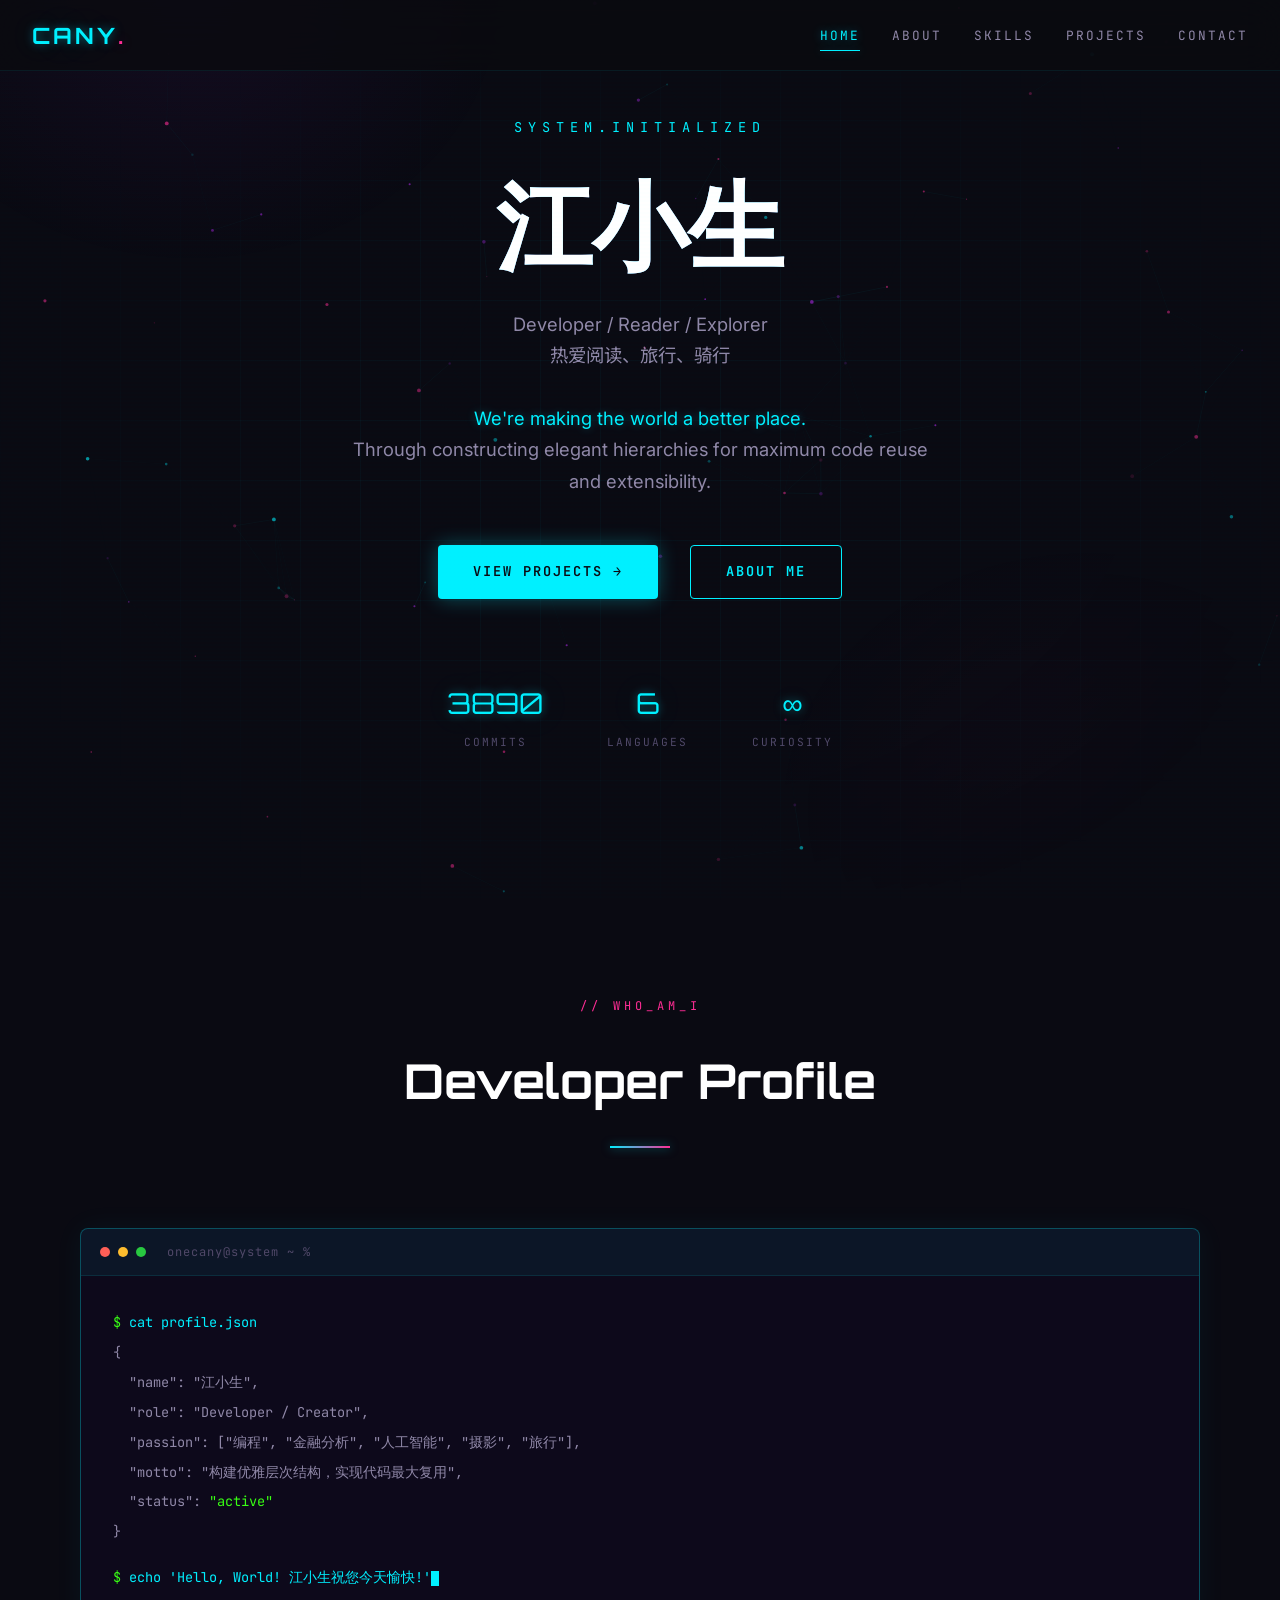
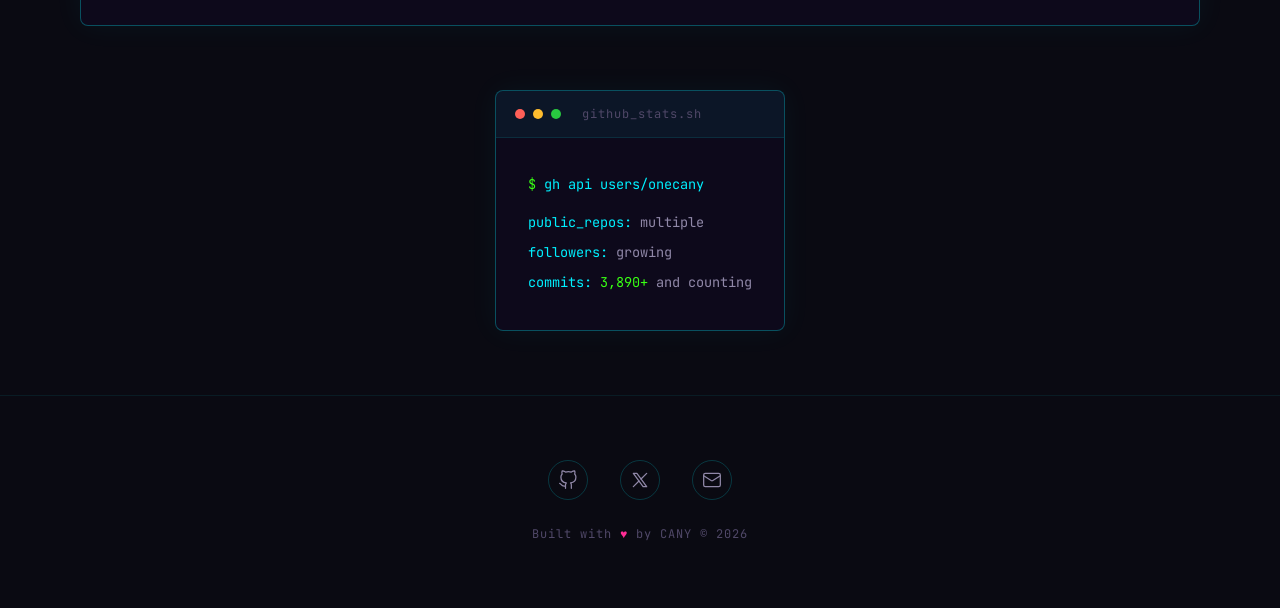
<file: index.html>
<!DOCTYPE html>
<html lang="zh-CN">
<head>
  <meta charset="UTF-8">
  <meta name="viewport" content="width=device-width, initial-scale=1.0">
  <title>CANY | OneCany</title>
  <meta name="description" content="OneCany — Developer, Reader, Explorer. Building elegant hierarchies for maximum code reuse and extensibility.">
  <link rel="preconnect" href="https://fonts.googleapis.com">
  <link rel="preconnect" href="https://fonts.gstatic.com" crossorigin>
  <link href="https://fonts.googleapis.com/css2?family=Inter:wght@400;500;600;700&family=JetBrains+Mono:wght@400;500;600&family=Orbitron:wght@600;700;800;900&family=Noto+Sans+SC:wght@400;500;700&display=swap" rel="stylesheet">
  <link rel="stylesheet" href="style.css">
  <link rel="icon" href="data:image/svg+xml,<svg xmlns='http://www.w3.org/2000/svg' viewBox='0 0 32 32'><rect width='32' height='32' rx='6' fill='%230a0a12'/><polygon points='18,4 8,18 14,18 12,28 22,14 16,14' fill='%2300f0ff'/></svg>">
</head>
<body>
  <canvas id="particles-canvas"></canvas>
  <div class="grid-bg"></div>

  <!-- Navigation -->
  <nav class="nav">
    <a href="index.html" class="nav-logo">CANY<span class="dot">.</span></a>
    <ul class="nav-links">
      <li><a href="index.html" class="active">Home</a></li>
      <li><a href="about.html">About</a></li>
      <li><a href="skills.html">Skills</a></li>
      <li><a href="projects.html">Projects</a></li>
      <li><a href="contact.html">Contact</a></li>
    </ul>
    <div class="nav-toggle">
      <span></span>
      <span></span>
      <span></span>
    </div>
  </nav>

  <div class="page-wrapper">
    <!-- Hero Section -->
    <section class="hero">
      <div class="hero-content">
        <p class="hero-subtitle">system.initialized</p>
        <h1 class="hero-title">
          <span class="glitch" data-text="江小生">江小生</span>
        </h1>
        <p class="hero-desc">
          Developer / Reader / Explorer<br>
          热爱阅读、旅行、骑行<br><br>
          <em>We're making the world a better place.</em><br>
          Through constructing elegant hierarchies for maximum code reuse and extensibility.
        </p>
        <div class="hero-cta">
          <a href="projects.html" class="btn btn-primary">View Projects →</a>
          <a href="about.html" class="btn btn-outline">About Me</a>
        </div>
        <div class="hero-status">
          <div class="hero-stat">
            <div class="hero-stat-value" data-count="3890">0</div>
            <div class="hero-stat-label">Commits</div>
          </div>
          <div class="hero-stat">
            <div class="hero-stat-value" data-count="6">0</div>
            <div class="hero-stat-label">Languages</div>
          </div>
          <div class="hero-stat">
            <div class="hero-stat-value">∞</div>
            <div class="hero-stat-label">Curiosity</div>
          </div>
        </div>
      </div>
    </section>

    <!-- Quick About -->
    <section class="page-content" style="padding-top: 6rem;">
      <div class="container">
        <div class="section-header reveal">
          <span class="section-tag">// who_am_i</span>
          <h2 class="section-title">Developer Profile</h2>
          <div class="section-line"></div>
        </div>

        <div class="terminal-card reveal reveal-delay-1">
          <div class="terminal-header">
            <div class="terminal-dot red"></div>
            <div class="terminal-dot yellow"></div>
            <div class="terminal-dot green"></div>
            <span class="terminal-title">onecany@system ~ %</span>
          </div>
          <div class="terminal-body">
            <div><span class="prompt">$</span> <span class="cmd">cat profile.json</span></div>
            <div class="output">{</div>
            <div class="output">&nbsp;&nbsp;"name": "江小生",</div>
            <div class="output">&nbsp;&nbsp;"role": "Developer / Creator",</div>
            <div class="output">&nbsp;&nbsp;"passion": ["编程", "金融分析", "人工智能", "摄影", "旅行"],</div>
            <div class="output">&nbsp;&nbsp;"motto": "构建优雅层次结构，实现代码最大复用",</div>
            <div class="output">&nbsp;&nbsp;"status": <span class="text-green">"active"</span></div>
            <div class="output">}</div>
            <div class="mt-2"><span class="prompt">$</span> <span class="typing-text" data-text="echo 'Hello, World! 江小生祝您今天愉快!'" style="color: var(--neon-cyan);"></span><span class="terminal-cursor"></span></div>
          </div>
        </div>

        <div class="stats-row mt-4 reveal reveal-delay-2" id="github-stats"></div>
      </div>
    </section>

    <!-- Footer -->
    <footer class="footer">
      <div class="container">
        <div class="footer-content">
          <div class="footer-social">
            <a href="https://github.com/onecany" target="_blank" rel="noopener" title="GitHub"><svg width="20" height="20" viewBox="0 0 24 24" fill="none" stroke="currentColor" stroke-width="1.5" stroke-linecap="round" stroke-linejoin="round"><path d="M9 19c-5 1.5-5-2.5-7-3m14 6v-3.87a3.37 3.37 0 0 0-.94-2.61c3.14-.35 6.44-1.54 6.44-7A5.44 5.44 0 0 0 20 4.77 5.07 5.07 0 0 0 19.91 1S18.73.65 16 2.48a13.38 13.38 0 0 0-7 0C6.27.65 5.09 1 5.09 1A5.07 5.07 0 0 0 5 4.77a5.44 5.44 0 0 0-1.5 3.78c0 5.42 3.3 6.61 6.44 7A3.37 3.37 0 0 0 9 18.13V22"/></svg></a>
            <a href="https://twitter.com/onecany" target="_blank" rel="noopener" title="Twitter/X"><svg width="20" height="20" viewBox="0 0 24 24" fill="none" stroke="currentColor" stroke-width="1.5" stroke-linecap="round" stroke-linejoin="round"><path d="M4 4l11.733 16h4.267l-11.733 -16z" /><path d="M4 20l6.768 -6.768m2.46 -2.46l6.772 -6.772" /></svg></a>
            <a href="mailto:onecany@outlook.com" title="Email"><svg width="20" height="20" viewBox="0 0 24 24" fill="none" stroke="currentColor" stroke-width="1.5" stroke-linecap="round" stroke-linejoin="round"><rect x="2" y="4" width="20" height="16" rx="2"/><path d="m22 7-8.97 5.7a1.94 1.94 0 0 1-2.06 0L2 7"/></svg></a>
          </div>
          <p class="footer-text">
            Built with <span class="heart">♥</span> by CANY &copy; 2026
          </p>
        </div>
      </div>
    </footer>
  </div>

  <script src="main.js"></script>
</body>
</html>
</file>
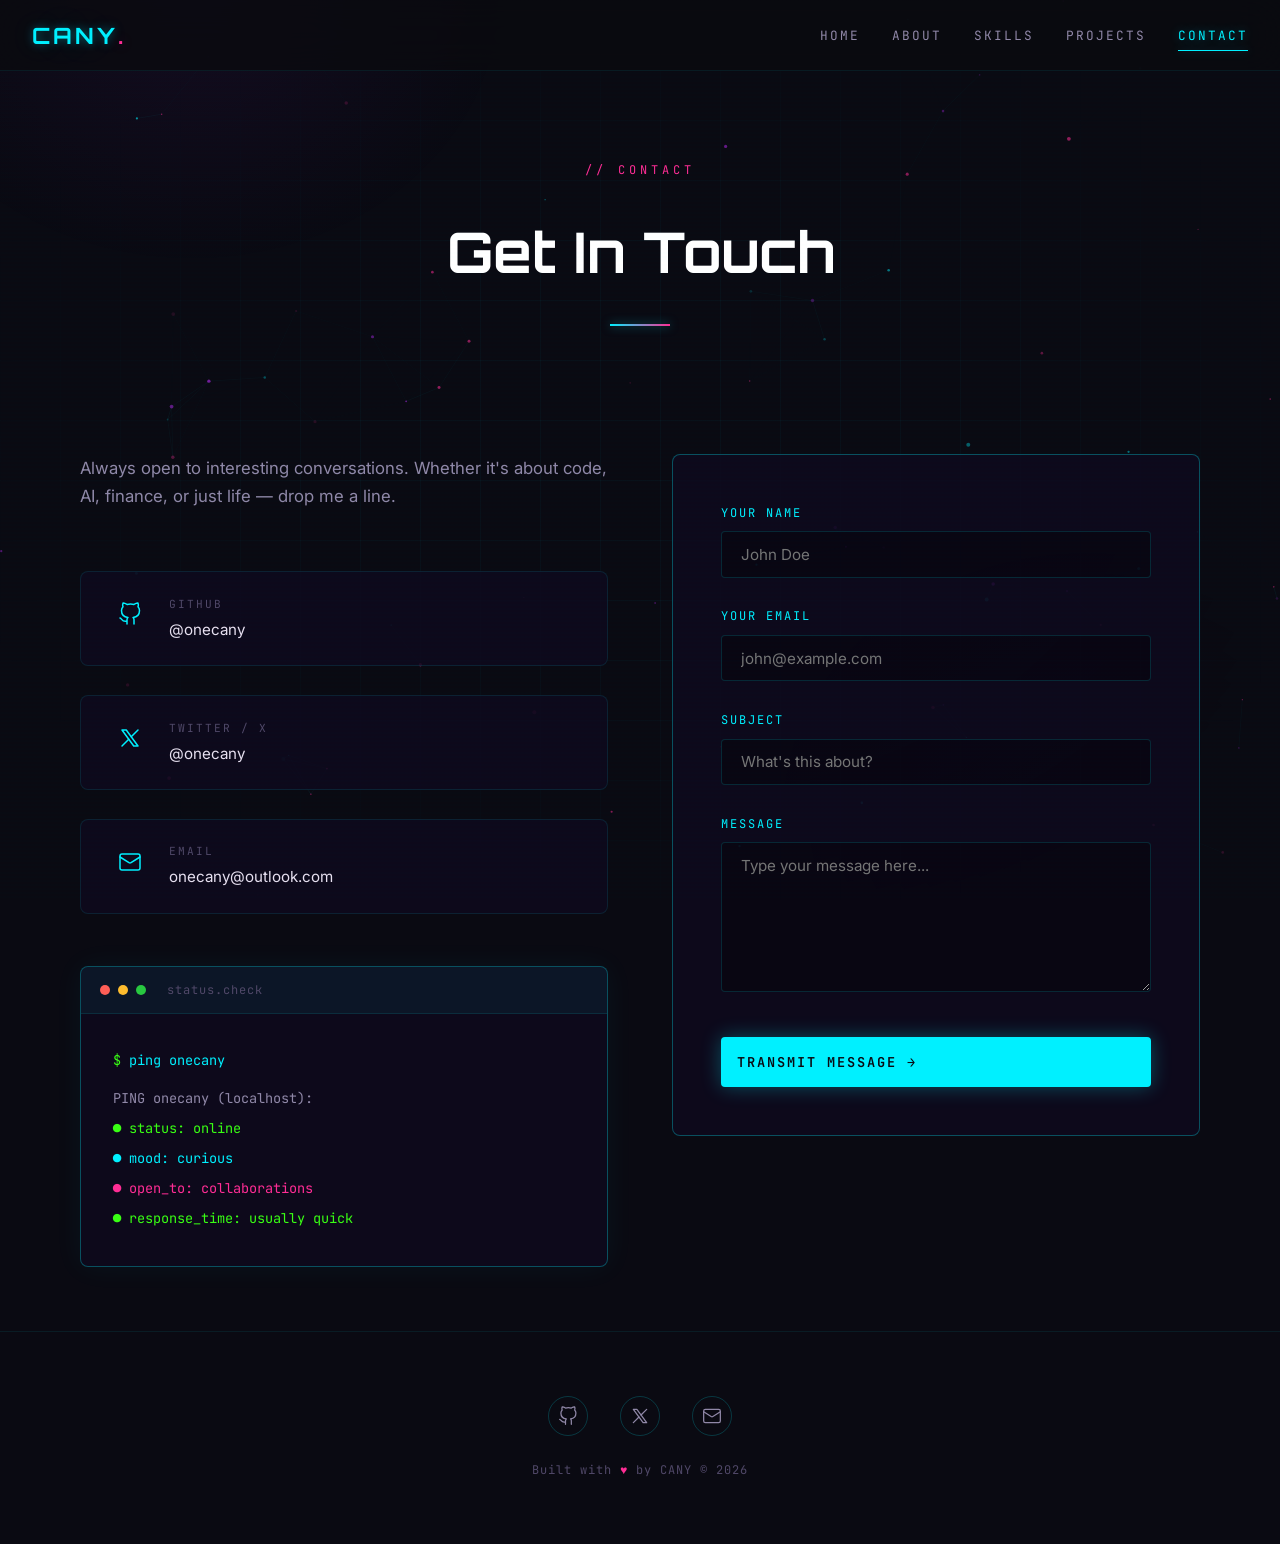
<file: contact.html>
<!DOCTYPE html>
<html lang="zh-CN">
<head>
  <meta charset="UTF-8">
  <meta name="viewport" content="width=device-width, initial-scale=1.0">
  <title>Contact | OneCany</title>
  <meta name="description" content="Get in touch with OneCany.">
  <link rel="preconnect" href="https://fonts.googleapis.com">
  <link rel="preconnect" href="https://fonts.gstatic.com" crossorigin>
  <link href="https://fonts.googleapis.com/css2?family=Inter:wght@400;500;600;700&family=JetBrains+Mono:wght@400;500;600&family=Orbitron:wght@600;700;800;900&family=Noto+Sans+SC:wght@400;500;700&display=swap" rel="stylesheet">
  <link rel="stylesheet" href="style.css">
  <link rel="icon" href="data:image/svg+xml,<svg xmlns='http://www.w3.org/2000/svg' viewBox='0 0 32 32'><rect width='32' height='32' rx='6' fill='%230a0a12'/><polygon points='18,4 8,18 14,18 12,28 22,14 16,14' fill='%2300f0ff'/></svg>">
</head>
<body>
  <canvas id="particles-canvas"></canvas>
  <div class="grid-bg"></div>

  <nav class="nav">
    <a href="index.html" class="nav-logo">CANY<span class="dot">.</span></a>
    <ul class="nav-links">
      <li><a href="index.html">Home</a></li>
      <li><a href="about.html">About</a></li>
      <li><a href="skills.html">Skills</a></li>
      <li><a href="projects.html">Projects</a></li>
      <li><a href="contact.html" class="active">Contact</a></li>
    </ul>
    <div class="nav-toggle">
      <span></span>
      <span></span>
      <span></span>
    </div>
  </nav>

  <div class="page-wrapper">
    <section class="hero page-hero">
      <div class="container">
        <div class="section-header reveal">
          <span class="section-tag">// contact</span>
          <h1 class="section-title" style="font-size: clamp(2.5rem, 5vw, 3.5rem);">Get In Touch</h1>
          <div class="section-line"></div>
        </div>
      </div>
    </section>

    <section class="page-content">
      <div class="container">
        <div class="contact-grid">

          <!-- Left: Contact Info -->
          <div class="contact-info">
            <div class="reveal">
              <p style="color: var(--text-secondary); font-size: 1.05rem; margin-bottom: 2rem;">
                Always open to interesting conversations. Whether it's about code, AI, finance, or just life — drop me a line.
              </p>
            </div>

            <a href="https://github.com/onecany" target="_blank" rel="noopener" class="contact-item reveal reveal-delay-1">
              <div class="contact-item-icon"><svg width="24" height="24" viewBox="0 0 24 24" fill="none" stroke="currentColor" stroke-width="1.5" stroke-linecap="round" stroke-linejoin="round"><path d="M9 19c-5 1.5-5-2.5-7-3m14 6v-3.87a3.37 3.37 0 0 0-.94-2.61c3.14-.35 6.44-1.54 6.44-7A5.44 5.44 0 0 0 20 4.77 5.07 5.07 0 0 0 19.91 1S18.73.65 16 2.48a13.38 13.38 0 0 0-7 0C6.27.65 5.09 1 5.09 1A5.07 5.07 0 0 0 5 4.77a5.44 5.44 0 0 0-1.5 3.78c0 5.42 3.3 6.61 6.44 7A3.37 3.37 0 0 0 9 18.13V22"/></svg></div>
              <div>
                <div class="contact-item-label">GitHub</div>
                <div class="contact-item-value">@onecany</div>
              </div>
            </a>

            <a href="https://twitter.com/onecany" target="_blank" rel="noopener" class="contact-item reveal reveal-delay-2">
              <div class="contact-item-icon"><svg width="24" height="24" viewBox="0 0 24 24" fill="none" stroke="currentColor" stroke-width="1.5" stroke-linecap="round" stroke-linejoin="round"><path d="M4 4l11.733 16h4.267l-11.733 -16z" /><path d="M4 20l6.768 -6.768m2.46 -2.46l6.772 -6.772" /></svg></div>
              <div>
                <div class="contact-item-label">Twitter / X</div>
                <div class="contact-item-value">@onecany</div>
              </div>
            </a>

            <a href="mailto:onecany@outlook.com" class="contact-item reveal reveal-delay-3">
              <div class="contact-item-icon"><svg width="24" height="24" viewBox="0 0 24 24" fill="none" stroke="currentColor" stroke-width="1.5" stroke-linecap="round" stroke-linejoin="round"><rect x="2" y="4" width="20" height="16" rx="2"/><path d="m22 7-8.97 5.7a1.94 1.94 0 0 1-2.06 0L2 7"/></svg></div>
              <div>
                <div class="contact-item-label">Email</div>
                <div class="contact-item-value">onecany@outlook.com</div>
              </div>
            </a>

            <!-- Terminal Status -->
            <div class="mt-3 reveal reveal-delay-4">
              <div class="terminal-card">
                <div class="terminal-header">
                  <div class="terminal-dot red"></div>
                  <div class="terminal-dot yellow"></div>
                  <div class="terminal-dot green"></div>
                  <span class="terminal-title">status.check</span>
                </div>
                <div class="terminal-body">
                  <div><span class="prompt">$</span> <span class="cmd">ping onecany</span></div>
                  <div class="output mt-1">
                    PING onecany (localhost):<br>
                    <span class="text-green">● status: online</span><br>
                    <span class="text-cyan">● mood: curious</span><br>
                    <span class="text-magenta">● open_to: collaborations</span><br>
                    <span class="text-green">● response_time: usually quick</span>
                  </div>
                </div>
              </div>
            </div>
          </div>

          <!-- Right: Contact Form -->
          <div class="reveal reveal-delay-2">
            <form class="contact-form" onsubmit="handleSubmit(event)">
              <div class="form-group">
                <label class="form-label">Your Name</label>
                <input type="text" class="form-input" placeholder="John Doe" required>
              </div>
              <div class="form-group">
                <label class="form-label">Your Email</label>
                <input type="email" class="form-input" placeholder="john@example.com" required>
              </div>
              <div class="form-group">
                <label class="form-label">Subject</label>
                <input type="text" class="form-input" placeholder="What's this about?">
              </div>
              <div class="form-group">
                <label class="form-label">Message</label>
                <textarea class="form-textarea" placeholder="Type your message here..." required></textarea>
              </div>
              <button type="submit" class="btn btn-primary form-submit">
                TRANSMIT MESSAGE →
              </button>
            </form>

            <div id="form-success" style="display: none; text-align: center; padding: 2rem; background: var(--bg-card); border: 1px solid rgba(57, 255, 20, 0.3); border-radius: 8px; margin-top: 1rem;">
              <div style="margin-bottom: 1rem;"><svg width="32" height="32" viewBox="0 0 24 24" fill="none" stroke="#39ff14" stroke-width="2" stroke-linecap="round" stroke-linejoin="round"><path d="M22 11.08V12a10 10 0 1 1-5.93-9.14"/><polyline points="22 4 12 14.01 9 11.01"/></svg></div>
              <div style="font-family: var(--font-mono); color: var(--neon-green); letter-spacing: 1px;">MESSAGE TRANSMITTED</div>
              <div style="color: var(--text-secondary); margin-top: 0.5rem; font-size: 0.9rem;">Thanks for reaching out. I'll get back to you soon.</div>
            </div>
          </div>

        </div>
      </div>
    </section>

    <footer class="footer">
      <div class="container">
        <div class="footer-content">
          <div class="footer-social">
            <a href="https://github.com/onecany" target="_blank" rel="noopener" title="GitHub"><svg width="20" height="20" viewBox="0 0 24 24" fill="none" stroke="currentColor" stroke-width="1.5" stroke-linecap="round" stroke-linejoin="round"><path d="M9 19c-5 1.5-5-2.5-7-3m14 6v-3.87a3.37 3.37 0 0 0-.94-2.61c3.14-.35 6.44-1.54 6.44-7A5.44 5.44 0 0 0 20 4.77 5.07 5.07 0 0 0 19.91 1S18.73.65 16 2.48a13.38 13.38 0 0 0-7 0C6.27.65 5.09 1 5.09 1A5.07 5.07 0 0 0 5 4.77a5.44 5.44 0 0 0-1.5 3.78c0 5.42 3.3 6.61 6.44 7A3.37 3.37 0 0 0 9 18.13V22"/></svg></a>
            <a href="https://twitter.com/onecany" target="_blank" rel="noopener" title="Twitter/X"><svg width="20" height="20" viewBox="0 0 24 24" fill="none" stroke="currentColor" stroke-width="1.5" stroke-linecap="round" stroke-linejoin="round"><path d="M4 4l11.733 16h4.267l-11.733 -16z" /><path d="M4 20l6.768 -6.768m2.46 -2.46l6.772 -6.772" /></svg></a>
            <a href="mailto:onecany@outlook.com" title="Email"><svg width="20" height="20" viewBox="0 0 24 24" fill="none" stroke="currentColor" stroke-width="1.5" stroke-linecap="round" stroke-linejoin="round"><rect x="2" y="4" width="20" height="16" rx="2"/><path d="m22 7-8.97 5.7a1.94 1.94 0 0 1-2.06 0L2 7"/></svg></a>
          </div>
          <p class="footer-text">
            Built with <span class="heart">♥</span> by CANY &copy; 2026
          </p>
        </div>
      </div>
    </footer>
  </div>

  <script src="main.js"></script>
  <script>
    function handleSubmit(e) {
      e.preventDefault();
      const form = e.target;
      const success = document.getElementById('form-success');

      // Simple visual feedback (no backend)
      form.style.display = 'none';
      success.style.display = 'block';
    }
  </script>
</body>
</html>
</file>
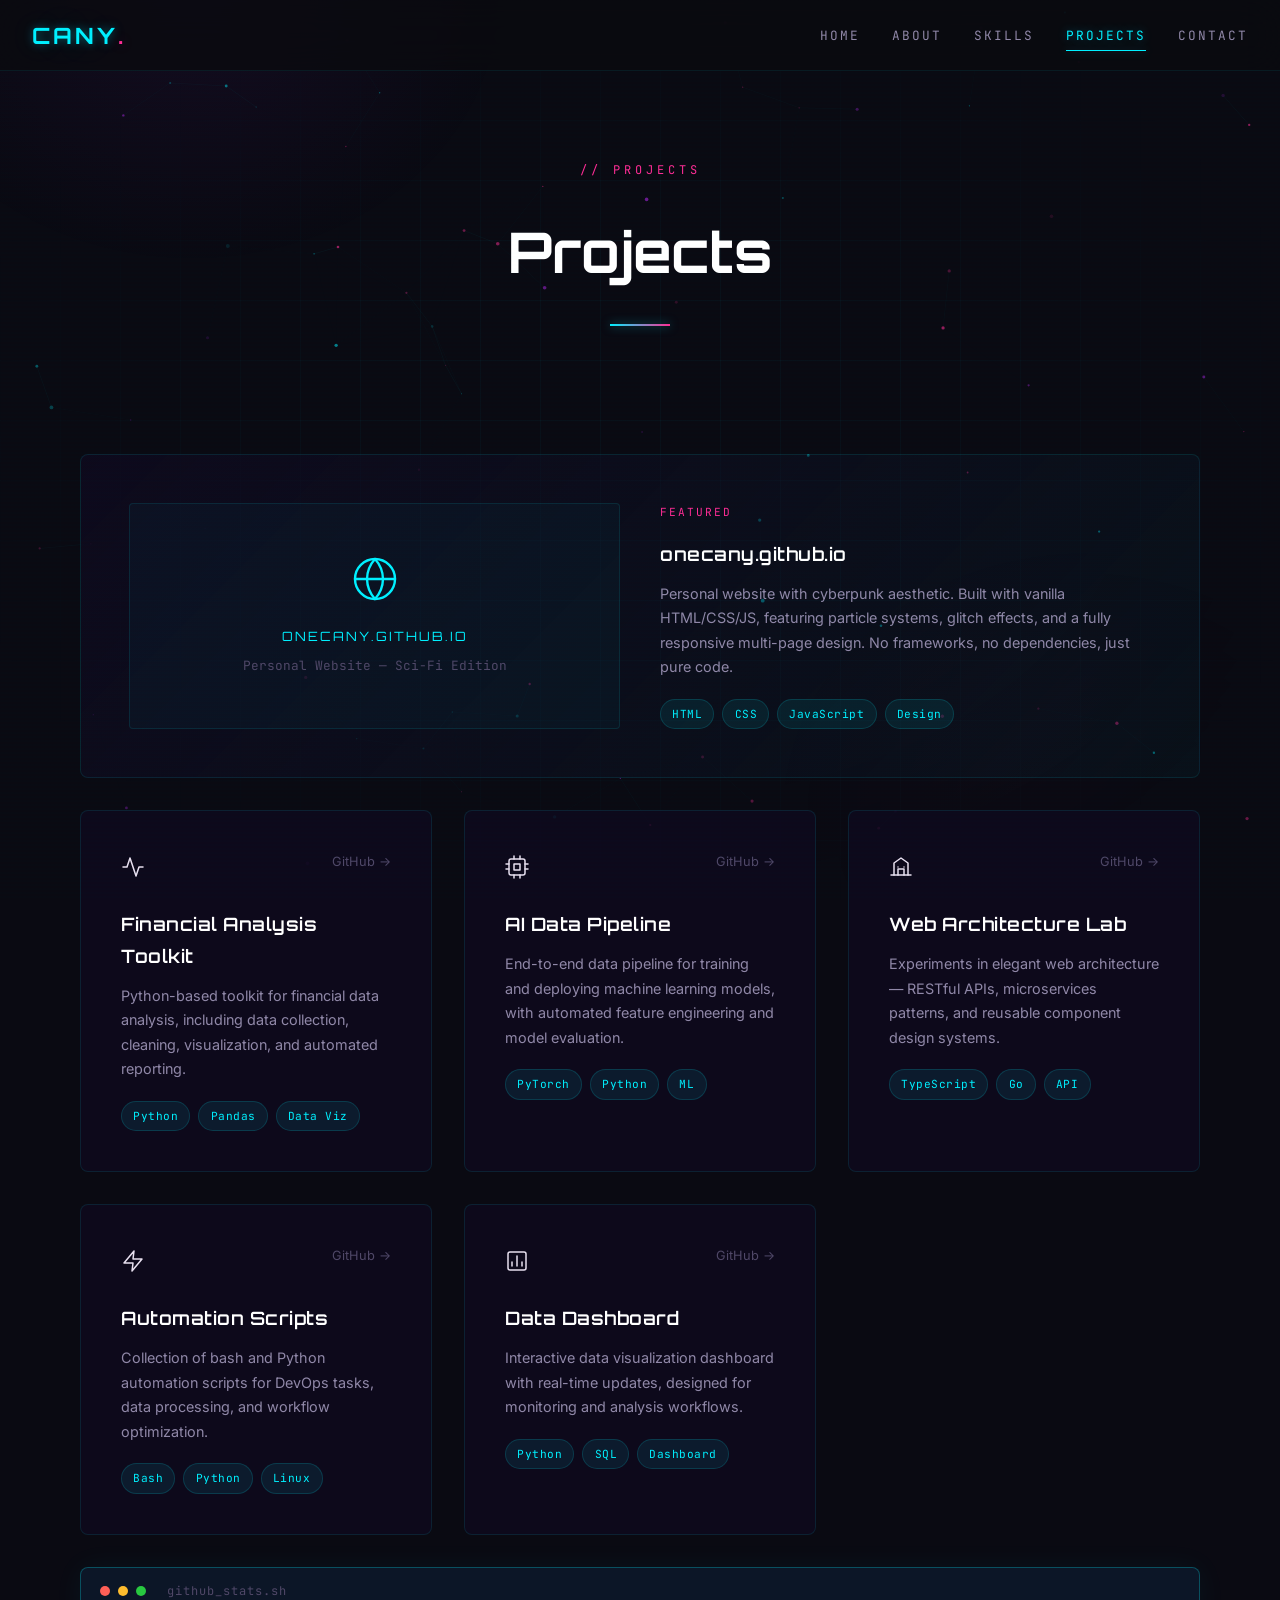
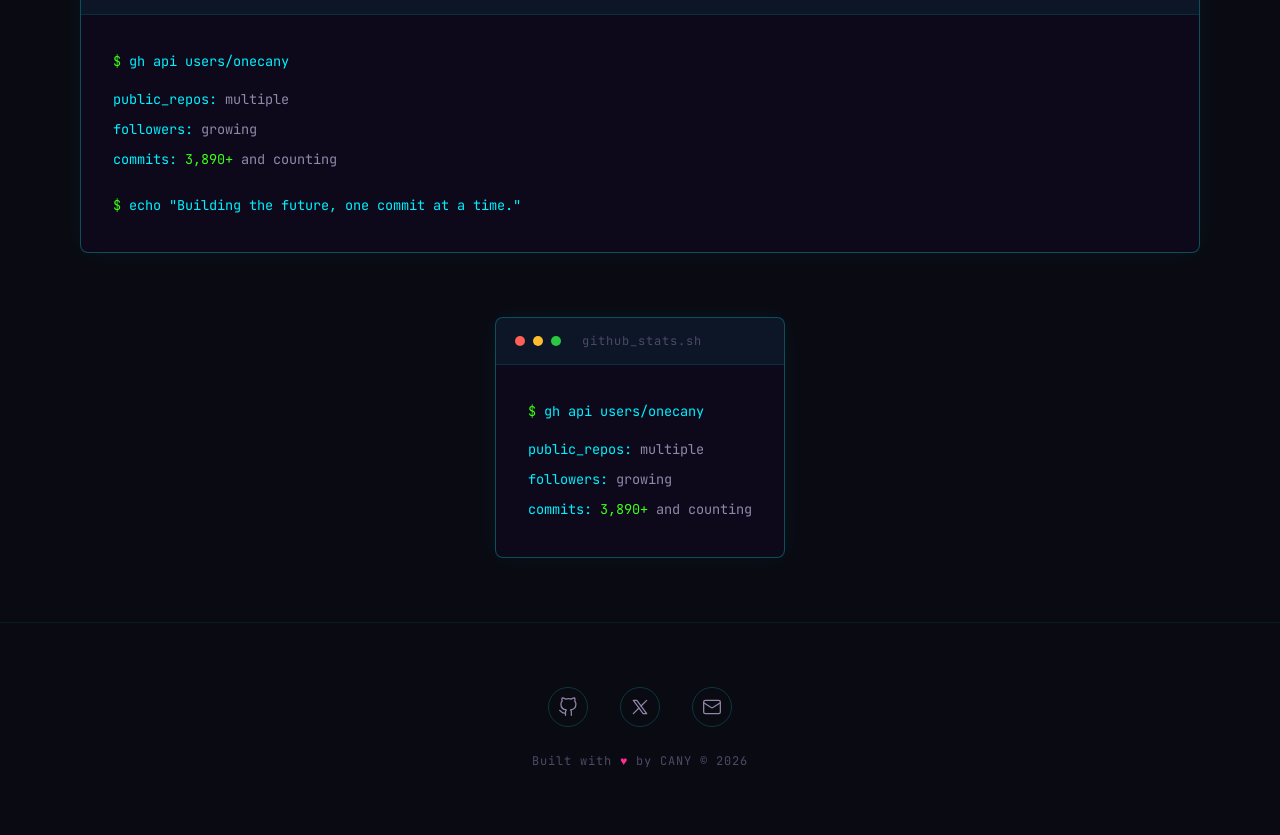
<file: projects.html>
<!DOCTYPE html>
<html lang="zh-CN">
<head>
  <meta charset="UTF-8">
  <meta name="viewport" content="width=device-width, initial-scale=1.0">
  <title>Projects | OneCany</title>
  <meta name="description" content="Projects and contributions by OneCany.">
  <link rel="preconnect" href="https://fonts.googleapis.com">
  <link rel="preconnect" href="https://fonts.gstatic.com" crossorigin>
  <link href="https://fonts.googleapis.com/css2?family=Inter:wght@400;500;600;700&family=JetBrains+Mono:wght@400;500;600&family=Orbitron:wght@600;700;800;900&family=Noto+Sans+SC:wght@400;500;700&display=swap" rel="stylesheet">
  <link rel="stylesheet" href="style.css">
  <link rel="icon" href="data:image/svg+xml,<svg xmlns='http://www.w3.org/2000/svg' viewBox='0 0 32 32'><rect width='32' height='32' rx='6' fill='%230a0a12'/><polygon points='18,4 8,18 14,18 12,28 22,14 16,14' fill='%2300f0ff'/></svg>">
</head>
<body>
  <canvas id="particles-canvas"></canvas>
  <div class="grid-bg"></div>

  <nav class="nav">
    <a href="index.html" class="nav-logo">CANY<span class="dot">.</span></a>
    <ul class="nav-links">
      <li><a href="index.html">Home</a></li>
      <li><a href="about.html">About</a></li>
      <li><a href="skills.html">Skills</a></li>
      <li><a href="projects.html" class="active">Projects</a></li>
      <li><a href="contact.html">Contact</a></li>
    </ul>
    <div class="nav-toggle">
      <span></span>
      <span></span>
      <span></span>
    </div>
  </nav>

  <div class="page-wrapper">
    <section class="hero page-hero">
      <div class="container">
        <div class="section-header reveal">
          <span class="section-tag">// projects</span>
          <h1 class="section-title" style="font-size: clamp(2.5rem, 5vw, 3.5rem);">Projects</h1>
          <div class="section-line"></div>
        </div>
      </div>
    </section>

    <section class="page-content">
      <div class="container">
        <div class="projects-grid">

          <!-- Featured: Personal Site -->
          <div class="project-card project-featured reveal">
            <div class="project-card-visual">
              <div style="text-align: center;">
                <div style="margin-bottom: 1rem;"><svg width="48" height="48" viewBox="0 0 24 24" fill="none" stroke="var(--neon-cyan)" stroke-width="1.2" stroke-linecap="round" stroke-linejoin="round"><circle cx="12" cy="12" r="10"/><path d="M2 12h20"/><path d="M12 2a15.3 15.3 0 0 1 4 10 15.3 15.3 0 0 1-4 10 15.3 15.3 0 0 1-4-10 15.3 15.3 0 0 1 4-10z"/></svg></div>
                <div style="color: var(--neon-cyan); font-family: var(--font-display); letter-spacing: 2px;">ONECANY.GITHUB.IO</div>
                <div style="margin-top: 0.5rem;">Personal Website — Sci-Fi Edition</div>
              </div>
            </div>
            <div>
              <div class="project-card-header">
                <span style="font-family: var(--font-mono); font-size: 0.7rem; color: var(--neon-magenta); letter-spacing: 2px;">FEATURED</span>
              </div>
              <div class="project-card-title">onecany.github.io</div>
              <div class="project-card-desc">
                Personal website with cyberpunk aesthetic. Built with vanilla HTML/CSS/JS, featuring particle systems, glitch effects, and a fully responsive multi-page design. No frameworks, no dependencies, just pure code.
              </div>
              <div class="project-card-footer">
                <span class="skill-tag">HTML</span>
                <span class="skill-tag">CSS</span>
                <span class="skill-tag">JavaScript</span>
                <span class="skill-tag">Design</span>
              </div>
            </div>
          </div>

          <!-- Project Cards -->
          <div class="project-card reveal reveal-delay-1">
            <div class="project-card-header">
              <div class="project-card-icon"><svg width="24" height="24" viewBox="0 0 24 24" fill="none" stroke="currentColor" stroke-width="1.5" stroke-linecap="round" stroke-linejoin="round"><polyline points="22 12 18 12 15 21 9 3 6 12 2 12"/></svg></div>
              <div class="project-card-links">
                <a href="https://github.com/onecany" target="_blank" rel="noopener">GitHub →</a>
              </div>
            </div>
            <div class="project-card-title">Financial Analysis Toolkit</div>
            <div class="project-card-desc">
              Python-based toolkit for financial data analysis, including data collection, cleaning, visualization, and automated reporting.
            </div>
            <div class="project-card-footer">
              <span class="skill-tag">Python</span>
              <span class="skill-tag">Pandas</span>
              <span class="skill-tag">Data Viz</span>
            </div>
          </div>

          <div class="project-card reveal reveal-delay-2">
            <div class="project-card-header">
              <div class="project-card-icon"><svg width="24" height="24" viewBox="0 0 24 24" fill="none" stroke="currentColor" stroke-width="1.5" stroke-linecap="round" stroke-linejoin="round"><rect x="4" y="4" width="16" height="16" rx="2"/><path d="M9 9h6v6H9z"/><path d="M9 1v3"/><path d="M15 1v3"/><path d="M9 20v3"/><path d="M15 20v3"/><path d="M20 9h3"/><path d="M20 14h3"/><path d="M1 9h3"/><path d="M1 14h3"/></svg></div>
              <div class="project-card-links">
                <a href="https://github.com/onecany" target="_blank" rel="noopener">GitHub →</a>
              </div>
            </div>
            <div class="project-card-title">AI Data Pipeline</div>
            <div class="project-card-desc">
              End-to-end data pipeline for training and deploying machine learning models, with automated feature engineering and model evaluation.
            </div>
            <div class="project-card-footer">
              <span class="skill-tag">PyTorch</span>
              <span class="skill-tag">Python</span>
              <span class="skill-tag">ML</span>
            </div>
          </div>

          <div class="project-card reveal reveal-delay-3">
            <div class="project-card-header">
              <div class="project-card-icon"><svg width="24" height="24" viewBox="0 0 24 24" fill="none" stroke="currentColor" stroke-width="1.5" stroke-linecap="round" stroke-linejoin="round"><path d="M2 20h20"/><path d="M5 20V8l7-5 7 5v12"/><path d="M9 20v-6h6v6"/><path d="M9 12h.01"/><path d="M15 12h.01"/></svg></div>
              <div class="project-card-links">
                <a href="https://github.com/onecany" target="_blank" rel="noopener">GitHub →</a>
              </div>
            </div>
            <div class="project-card-title">Web Architecture Lab</div>
            <div class="project-card-desc">
              Experiments in elegant web architecture — RESTful APIs, microservices patterns, and reusable component design systems.
            </div>
            <div class="project-card-footer">
              <span class="skill-tag">TypeScript</span>
              <span class="skill-tag">Go</span>
              <span class="skill-tag">API</span>
            </div>
          </div>

          <div class="project-card reveal reveal-delay-4">
            <div class="project-card-header">
              <div class="project-card-icon"><svg width="24" height="24" viewBox="0 0 24 24" fill="none" stroke="currentColor" stroke-width="1.5" stroke-linecap="round" stroke-linejoin="round"><polygon points="13 2 3 14 12 14 11 22 21 10 12 10 13 2"/></svg></div>
              <div class="project-card-links">
                <a href="https://github.com/onecany" target="_blank" rel="noopener">GitHub →</a>
              </div>
            </div>
            <div class="project-card-title">Automation Scripts</div>
            <div class="project-card-desc">
              Collection of bash and Python automation scripts for DevOps tasks, data processing, and workflow optimization.
            </div>
            <div class="project-card-footer">
              <span class="skill-tag">Bash</span>
              <span class="skill-tag">Python</span>
              <span class="skill-tag">Linux</span>
            </div>
          </div>

          <div class="project-card reveal reveal-delay-5">
            <div class="project-card-header">
              <div class="project-card-icon"><svg width="24" height="24" viewBox="0 0 24 24" fill="none" stroke="currentColor" stroke-width="1.5" stroke-linecap="round" stroke-linejoin="round"><rect x="3" y="3" width="18" height="18" rx="2"/><path d="M7 17V13"/><path d="M12 17V7"/><path d="M17 17v-4"/></svg></div>
              <div class="project-card-links">
                <a href="https://github.com/onecany" target="_blank" rel="noopener">GitHub →</a>
              </div>
            </div>
            <div class="project-card-title">Data Dashboard</div>
            <div class="project-card-desc">
              Interactive data visualization dashboard with real-time updates, designed for monitoring and analysis workflows.
            </div>
            <div class="project-card-footer">
              <span class="skill-tag">Python</span>
              <span class="skill-tag">SQL</span>
              <span class="skill-tag">Dashboard</span>
            </div>
          </div>

        </div>

        <!-- GitHub Profile Stats -->
        <div class="mt-4 reveal">
          <div class="terminal-card">
            <div class="terminal-header">
              <div class="terminal-dot red"></div>
              <div class="terminal-dot yellow"></div>
              <div class="terminal-dot green"></div>
              <span class="terminal-title">github_stats.sh</span>
            </div>
            <div class="terminal-body">
              <div><span class="prompt">$</span> <span class="cmd">gh api users/onecany</span></div>
              <div class="output mt-1">
                <span class="text-cyan">public_repos:</span> multiple<br>
                <span class="text-cyan">followers:</span> growing<br>
                <span class="text-cyan">commits:</span> <span class="text-green">3,890+</span> and counting
              </div>
              <div class="mt-2"><span class="prompt">$</span> <span class="cmd">echo "Building the future, one commit at a time."</span></div>
            </div>
          </div>
        </div>

        <div class="stats-row mt-3 reveal" id="github-stats"></div>
      </div>
    </section>

    <footer class="footer">
      <div class="container">
        <div class="footer-content">
          <div class="footer-social">
            <a href="https://github.com/onecany" target="_blank" rel="noopener" title="GitHub"><svg width="20" height="20" viewBox="0 0 24 24" fill="none" stroke="currentColor" stroke-width="1.5" stroke-linecap="round" stroke-linejoin="round"><path d="M9 19c-5 1.5-5-2.5-7-3m14 6v-3.87a3.37 3.37 0 0 0-.94-2.61c3.14-.35 6.44-1.54 6.44-7A5.44 5.44 0 0 0 20 4.77 5.07 5.07 0 0 0 19.91 1S18.73.65 16 2.48a13.38 13.38 0 0 0-7 0C6.27.65 5.09 1 5.09 1A5.07 5.07 0 0 0 5 4.77a5.44 5.44 0 0 0-1.5 3.78c0 5.42 3.3 6.61 6.44 7A3.37 3.37 0 0 0 9 18.13V22"/></svg></a>
            <a href="https://twitter.com/onecany" target="_blank" rel="noopener" title="Twitter/X"><svg width="20" height="20" viewBox="0 0 24 24" fill="none" stroke="currentColor" stroke-width="1.5" stroke-linecap="round" stroke-linejoin="round"><path d="M4 4l11.733 16h4.267l-11.733 -16z" /><path d="M4 20l6.768 -6.768m2.46 -2.46l6.772 -6.772" /></svg></a>
            <a href="mailto:onecany@outlook.com" title="Email"><svg width="20" height="20" viewBox="0 0 24 24" fill="none" stroke="currentColor" stroke-width="1.5" stroke-linecap="round" stroke-linejoin="round"><rect x="2" y="4" width="20" height="16" rx="2"/><path d="m22 7-8.97 5.7a1.94 1.94 0 0 1-2.06 0L2 7"/></svg></a>
          </div>
          <p class="footer-text">
            Built with <span class="heart">♥</span> by CANY &copy; 2026
          </p>
        </div>
      </div>
    </footer>
  </div>

  <script src="main.js"></script>
</body>
</html>
</file>
<file: style.css>
/* ============================================
   ONECANY SCI-FI DESIGN SYSTEM
   Cyberpunk 2077 / Neon Aesthetic
   ============================================ */

/* --- CSS Variables --- */
:root {
  --bg-primary: #0a0a12;
  --bg-secondary: #0f0f1e;
  --bg-card: rgba(15, 10, 30, 0.85);
  --bg-card-hover: rgba(25, 15, 45, 0.95);

  --neon-cyan: #00f0ff;
  --neon-magenta: #ff2d95;
  --neon-purple: #b829f5;
  --neon-green: #39ff14;
  --neon-blue: #6c3bff;

  --text-primary: #e8e0f0;
  --text-secondary: #9088a8;
  --text-dim: #504868;

  --glow-cyan: 0 0 10px rgba(0, 240, 255, 0.4), 0 0 40px rgba(0, 240, 255, 0.15);
  --glow-magenta: 0 0 12px rgba(255, 45, 149, 0.4), 0 0 40px rgba(255, 45, 149, 0.15);
  --glow-strong-cyan: 0 0 10px rgba(0, 240, 255, 0.6), 0 0 30px rgba(0, 240, 255, 0.35), 0 0 60px rgba(0, 240, 255, 0.15);

  --border-subtle: 1px solid rgba(0, 240, 255, 0.1);
  --border-glow: 1px solid rgba(0, 240, 255, 0.3);

  --font-mono: 'JetBrains Mono', 'Fira Code', 'SF Mono', monospace;
  --font-sans: 'Inter', 'Noto Sans SC', -apple-system, sans-serif;
  --font-display: 'Orbitron', 'Rajdhani', sans-serif;

  --radius: 4px;
  --radius-lg: 8px;
}

/* --- Reset & Base --- */
*, *::before, *::after {
  margin: 0;
  padding: 0;
  box-sizing: border-box;
}

html {
  scroll-behavior: smooth;
  font-size: 16px;
}

body {
  font-family: var(--font-sans);
  background: var(--bg-primary);
  color: var(--text-primary);
  line-height: 1.7;
  overflow-x: hidden;
  min-height: 100vh;
}

a {
  color: var(--neon-cyan);
  text-decoration: none;
  transition: all 0.3s ease;
}
a:hover {
  color: #fff;
  text-shadow: var(--glow-cyan);
}

::selection {
  background: rgba(0, 240, 255, 0.3);
  color: #fff;
}

/* --- Scanline Overlay --- */
body::after {
  content: '';
  position: fixed;
  top: 0;
  left: 0;
  width: 100%;
  height: 100%;
  pointer-events: none;
  z-index: 999;
  background: repeating-linear-gradient(
    0deg,
    transparent,
    transparent 2px,
    rgba(0, 240, 255, 0.008) 2px,
    rgba(0, 240, 255, 0.008) 4px
  );
}

/* --- Particle Canvas --- */
#particles-canvas {
  position: fixed;
  top: 0;
  left: 0;
  width: 100%;
  height: 100%;
  z-index: 0;
  pointer-events: none;
}

/* --- Grid Background --- */
.grid-bg {
  position: fixed;
  top: 0;
  left: 0;
  width: 100%;
  height: 100%;
  z-index: 0;
  pointer-events: none;
  background-image:
    linear-gradient(rgba(0, 240, 255, 0.03) 1px, transparent 1px),
    linear-gradient(90deg, rgba(0, 240, 255, 0.03) 1px, transparent 1px);
  background-size: 60px 60px;
  mask-image: radial-gradient(ellipse at center, black 30%, transparent 80%);
  -webkit-mask-image: radial-gradient(ellipse at center, black 30%, transparent 80%);
}

/* Ambient cyberpunk glow */
body::before {
  content: '';
  position: fixed;
  top: -30%;
  left: -10%;
  width: 50%;
  height: 60%;
  background: radial-gradient(ellipse, rgba(184, 41, 245, 0.06) 0%, transparent 70%);
  z-index: 0;
  pointer-events: none;
}

.grid-bg::after {
  content: '';
  position: fixed;
  bottom: -20%;
  right: -10%;
  width: 50%;
  height: 60%;
  background: radial-gradient(ellipse, rgba(255, 45, 149, 0.05) 0%, transparent 70%);
  z-index: 0;
  pointer-events: none;
}

/* ============================================
   NAVIGATION
   ============================================ */
.nav {
  position: fixed;
  top: 0;
  left: 0;
  width: 100%;
  z-index: 1000;
  padding: 1rem 2rem;
  display: flex;
  justify-content: space-between;
  align-items: center;
  background: rgba(10, 10, 15, 0.8);
  backdrop-filter: blur(20px);
  -webkit-backdrop-filter: blur(20px);
  border-bottom: 1px solid rgba(0, 240, 255, 0.08);
  transition: all 0.3s ease;
}

.nav.scrolled {
  padding: 0.6rem 2rem;
  background: rgba(10, 10, 15, 0.95);
  box-shadow: 0 4px 30px rgba(0, 0, 0, 0.5);
}

.nav-logo {
  font-family: var(--font-display);
  font-size: 1.4rem;
  font-weight: 700;
  color: var(--neon-cyan);
  letter-spacing: 3px;
  text-transform: uppercase;
  text-shadow: var(--glow-cyan);
  cursor: pointer;
}

.nav-logo .dot {
  color: var(--neon-magenta);
  text-shadow: var(--glow-magenta);
}

.nav-links {
  display: flex;
  gap: 2rem;
  list-style: none;
  align-items: center;
}

.nav-links a {
  font-family: var(--font-mono);
  font-size: 0.8rem;
  color: var(--text-secondary);
  text-transform: uppercase;
  letter-spacing: 2px;
  padding: 0.4rem 0;
  position: relative;
  transition: color 0.3s ease;
}

.nav-links a::after {
  content: '';
  position: absolute;
  bottom: 0;
  left: 0;
  width: 0;
  height: 1px;
  background: var(--neon-cyan);
  box-shadow: var(--glow-cyan);
  transition: width 0.3s ease;
}

.nav-links a:hover,
.nav-links a.active {
  color: var(--neon-cyan);
  text-shadow: var(--glow-cyan);
}

.nav-links a:hover::after,
.nav-links a.active::after {
  width: 100%;
}

/* Mobile menu toggle */
.nav-toggle {
  display: none;
  flex-direction: column;
  gap: 5px;
  cursor: pointer;
  z-index: 1001;
}

.nav-toggle span {
  width: 25px;
  height: 2px;
  background: var(--neon-cyan);
  transition: all 0.3s ease;
  box-shadow: var(--glow-cyan);
}

/* ============================================
   LAYOUT
   ============================================ */
.page-wrapper {
  position: relative;
  z-index: 1;
}

.container {
  max-width: 1200px;
  margin: 0 auto;
  padding: 0 2.5rem;
}

section {
  padding: 8rem 0;
  position: relative;
}

/* ============================================
   HERO SECTION (index.html)
   ============================================ */
.hero {
  min-height: 100vh;
  display: flex;
  align-items: center;
  justify-content: center;
  text-align: center;
  padding-top: 6rem;
  position: relative;
  overflow: hidden;
}

.hero-content {
  position: relative;
  z-index: 2;
}

.hero-subtitle {
  font-family: var(--font-mono);
  font-size: 0.85rem;
  color: var(--neon-cyan);
  letter-spacing: 6px;
  text-transform: uppercase;
  margin-bottom: 2rem;
  opacity: 0;
  animation: fadeSlideUp 0.8s ease 0.3s forwards;
}

.hero-title {
  font-family: var(--font-display);
  font-size: clamp(3rem, 8vw, 6rem);
  font-weight: 900;
  line-height: 1.1;
  margin-bottom: 2rem;
  opacity: 0;
  animation: fadeSlideUp 0.8s ease 0.5s forwards;
}

.hero-title .glitch {
  position: relative;
  display: inline-block;
  color: #fff;
}

.hero-title .glitch::before,
.hero-title .glitch::after {
  content: attr(data-text);
  position: absolute;
  top: 0;
  left: 0;
  width: 100%;
  height: 100%;
}

.hero-title .glitch::before {
  color: var(--neon-cyan);
  z-index: -1;
  animation: glitch-1 3s infinite linear alternate-reverse;
}

.hero-title .glitch::after {
  color: var(--neon-magenta);
  z-index: -2;
  animation: glitch-2 2s infinite linear alternate-reverse;
}

.hero-desc {
  font-size: 1.15rem;
  color: var(--text-secondary);
  max-width: 600px;
  margin: 0 auto 3rem;
  opacity: 0;
  animation: fadeSlideUp 0.8s ease 0.7s forwards;
}

.hero-desc em {
  color: var(--neon-cyan);
  font-style: normal;
  text-shadow: 0 0 10px rgba(0, 240, 255, 0.3);
}

.hero-cta {
  display: flex;
  gap: 2rem;
  justify-content: center;
  opacity: 0;
  animation: fadeSlideUp 0.8s ease 0.9s forwards;
}

/* Buttons */
.btn {
  display: inline-flex;
  align-items: center;
  gap: 0.5rem;
  padding: 0.9rem 2.2rem;
  font-family: var(--font-mono);
  font-size: 0.85rem;
  font-weight: 600;
  letter-spacing: 2px;
  text-transform: uppercase;
  border: none;
  border-radius: var(--radius);
  cursor: pointer;
  transition: all 0.3s ease;
  position: relative;
  overflow: hidden;
}

.btn-primary {
  background: var(--neon-cyan);
  color: var(--bg-primary);
  box-shadow: 0 0 20px rgba(0, 240, 255, 0.3);
}

.btn-primary:hover {
  background: #fff;
  color: var(--bg-primary);
  box-shadow: var(--glow-strong-cyan);
  transform: translateY(-2px);
}

.btn-outline {
  background: transparent;
  color: var(--neon-cyan);
  border: 1px solid var(--neon-cyan);
}

.btn-outline:hover {
  background: rgba(0, 240, 255, 0.1);
  box-shadow: var(--glow-cyan);
  transform: translateY(-2px);
}

/* Hero status bar */
.hero-status {
  margin-top: 5rem;
  display: flex;
  gap: 4rem;
  justify-content: center;
  opacity: 0;
  animation: fadeSlideUp 0.8s ease 1.1s forwards;
}

.hero-stat {
  text-align: center;
}

.hero-stat-value {
  font-family: var(--font-display);
  font-size: 1.8rem;
  color: var(--neon-cyan);
  text-shadow: var(--glow-cyan);
}

.hero-stat-label {
  font-family: var(--font-mono);
  font-size: 0.7rem;
  color: var(--text-dim);
  text-transform: uppercase;
  letter-spacing: 2px;
  margin-top: 0.3rem;
}

/* ============================================
   SECTION HEADERS
   ============================================ */
.section-header {
  text-align: center;
  margin-bottom: 5rem;
}

.section-tag {
  font-family: var(--font-mono);
  font-size: 0.75rem;
  color: var(--neon-magenta);
  text-transform: uppercase;
  letter-spacing: 4px;
  margin-bottom: 1.5rem;
  display: block;
}

.section-title {
  font-family: var(--font-display);
  font-size: clamp(2rem, 4vw, 3rem);
  font-weight: 700;
  color: #fff;
  margin-bottom: 1.5rem;
}

.section-line {
  width: 60px;
  height: 2px;
  background: linear-gradient(90deg, var(--neon-cyan), var(--neon-magenta));
  margin: 0 auto;
  box-shadow: 0 0 10px rgba(0, 240, 255, 0.5);
}

/* ============================================
   ABOUT PAGE
   ============================================ */
.about-grid {
  display: grid;
  grid-template-columns: 1fr 1fr;
  gap: 4rem;
  align-items: start;
}

.about-text p {
  color: var(--text-secondary);
  margin-bottom: 1.5rem;
  font-size: 1.05rem;
}

.about-text .highlight {
  color: var(--neon-cyan);
  font-weight: 600;
}

.interest-tags {
  display: flex;
  flex-wrap: wrap;
  gap: 1rem;
  margin-top: 2rem;
}

.interest-tag {
  padding: 0.5rem 1.2rem;
  font-family: var(--font-mono);
  font-size: 0.75rem;
  color: var(--neon-cyan);
  background: rgba(0, 240, 255, 0.05);
  border: 1px solid rgba(0, 240, 255, 0.2);
  border-radius: 100px;
  letter-spacing: 1px;
  transition: all 0.3s ease;
}

.interest-tag:hover {
  background: rgba(0, 240, 255, 0.15);
  box-shadow: var(--glow-cyan);
  transform: translateY(-2px);
}

.interest-tag.magenta {
  color: var(--neon-magenta);
  border-color: rgba(255, 45, 149, 0.2);
  background: rgba(255, 45, 149, 0.05);
}

.interest-tag.magenta:hover {
  background: rgba(255, 45, 149, 0.15);
  box-shadow: var(--glow-magenta);
}

.interest-tag.purple {
  color: var(--neon-purple);
  border-color: rgba(184, 41, 245, 0.2);
  background: rgba(184, 41, 245, 0.05);
}

.interest-tag.purple:hover {
  background: rgba(184, 41, 245, 0.15);
  box-shadow: 0 0 10px rgba(184, 41, 245, 0.3);
}

/* Terminal Card */
.terminal-card {
  background: var(--bg-card);
  border: var(--border-glow);
  border-radius: var(--radius-lg);
  overflow: hidden;
  font-family: var(--font-mono);
  font-size: 0.85rem;
  box-shadow: 0 0 30px rgba(0, 240, 255, 0.05);
}

.terminal-header {
  display: flex;
  align-items: center;
  gap: 8px;
  padding: 0.8rem 1.2rem;
  background: rgba(0, 240, 255, 0.05);
  border-bottom: 1px solid rgba(0, 240, 255, 0.1);
}

.terminal-dot {
  width: 10px;
  height: 10px;
  border-radius: 50%;
}

.terminal-dot.red { background: #ff5f57; }
.terminal-dot.yellow { background: #febc2e; }
.terminal-dot.green { background: #28c840; }

.terminal-title {
  margin-left: 0.8rem;
  color: var(--text-dim);
  font-size: 0.75rem;
  letter-spacing: 1px;
}

.terminal-body {
  padding: 2rem;
  line-height: 2.2;
}

.terminal-body .prompt {
  color: var(--neon-green);
}

.terminal-body .cmd {
  color: var(--neon-cyan);
}

.terminal-body .comment {
  color: var(--text-dim);
}

.terminal-body .output {
  color: var(--text-secondary);
}

.terminal-cursor {
  display: inline-block;
  width: 8px;
  height: 1.1em;
  background: var(--neon-cyan);
  vertical-align: text-bottom;
  animation: blink 1s step-end infinite;
}

/* Timeline */
.timeline {
  position: relative;
  margin-top: 3rem;
  padding-left: 2rem;
}

.timeline::before {
  content: '';
  position: absolute;
  left: 0;
  top: 0;
  bottom: 0;
  width: 1px;
  background: linear-gradient(180deg, var(--neon-cyan), var(--neon-magenta), transparent);
}

.timeline-item {
  position: relative;
  margin-bottom: 3rem;
  padding-left: 1.5rem;
}

.timeline-item::before {
  content: '';
  position: absolute;
  left: -2.35rem;
  top: 0.5rem;
  width: 8px;
  height: 8px;
  background: var(--neon-cyan);
  border-radius: 50%;
  box-shadow: 0 0 10px var(--neon-cyan);
}

.timeline-date {
  font-family: var(--font-mono);
  font-size: 0.75rem;
  color: var(--neon-magenta);
  letter-spacing: 2px;
  margin-bottom: 0.5rem;
}

.timeline-title {
  font-size: 1.1rem;
  font-weight: 600;
  color: #fff;
  margin-bottom: 0.3rem;
}

.timeline-desc {
  font-size: 0.9rem;
  color: var(--text-secondary);
}

/* ============================================
   SKILLS PAGE
   ============================================ */
.skills-grid {
  display: grid;
  grid-template-columns: repeat(auto-fit, minmax(280px, 1fr));
  gap: 2rem;
}

.skill-card {
  background: var(--bg-card);
  border: var(--border-subtle);
  border-radius: var(--radius-lg);
  padding: 2.5rem;
  transition: all 0.4s ease;
  position: relative;
  overflow: hidden;
}

.skill-card::before {
  content: '';
  position: absolute;
  top: 0;
  left: 0;
  right: 0;
  height: 2px;
  background: linear-gradient(90deg, transparent, var(--neon-cyan), transparent);
  opacity: 0;
  transition: opacity 0.4s ease;
}

.skill-card:hover {
  background: var(--bg-card-hover);
  border-color: rgba(0, 240, 255, 0.3);
  transform: translateY(-4px);
  box-shadow: 0 10px 40px rgba(0, 0, 0, 0.3), 0 0 20px rgba(0, 240, 255, 0.05);
}

.skill-card:hover::before {
  opacity: 1;
}

.skill-card-icon {
  font-size: 2rem;
  margin-bottom: 1rem;
}

.skill-card-title {
  font-family: var(--font-display);
  font-size: 1.1rem;
  font-weight: 600;
  color: #fff;
  margin-bottom: 0.8rem;
  letter-spacing: 1px;
}

.skill-card-desc {
  font-size: 0.9rem;
  color: var(--text-secondary);
  margin-bottom: 1.2rem;
}

.skill-tags {
  display: flex;
  flex-wrap: wrap;
  gap: 0.5rem;
}

.skill-tag {
  font-family: var(--font-mono);
  font-size: 0.7rem;
  padding: 0.3rem 0.7rem;
  background: rgba(0, 240, 255, 0.08);
  border: 1px solid rgba(0, 240, 255, 0.15);
  border-radius: 100px;
  color: var(--neon-cyan);
  letter-spacing: 0.5px;
}

/* ============================================
   PROJECTS PAGE
   ============================================ */
.projects-grid {
  display: grid;
  grid-template-columns: repeat(auto-fit, minmax(340px, 1fr));
  gap: 2rem;
}

.project-card {
  background: var(--bg-card);
  border: var(--border-subtle);
  border-radius: var(--radius-lg);
  padding: 2.5rem;
  transition: all 0.4s ease;
  position: relative;
  overflow: hidden;
  cursor: pointer;
}

.project-card::after {
  content: '';
  position: absolute;
  top: 0;
  left: 0;
  right: 0;
  bottom: 0;
  background: linear-gradient(135deg, rgba(0, 240, 255, 0.03), transparent);
  opacity: 0;
  transition: opacity 0.4s ease;
  pointer-events: none;
}

.project-card:hover {
  border-color: rgba(0, 240, 255, 0.3);
  transform: translateY(-4px);
  box-shadow: 0 10px 40px rgba(0, 0, 0, 0.3);
}

.project-card:hover::after {
  opacity: 1;
}

.project-card-header {
  display: flex;
  justify-content: space-between;
  align-items: start;
  margin-bottom: 1rem;
}

.project-card-icon {
  font-size: 1.5rem;
}

.project-card-links {
  display: flex;
  gap: 0.8rem;
}

.project-card-links a {
  color: var(--text-dim);
  font-size: 0.8rem;
  transition: color 0.3s ease;
}

.project-card-links a:hover {
  color: var(--neon-cyan);
  text-shadow: none;
}

.project-card-title {
  font-family: var(--font-display);
  font-size: 1.15rem;
  font-weight: 600;
  color: #fff;
  margin-bottom: 0.8rem;
  letter-spacing: 0.5px;
}

.project-card-desc {
  font-size: 0.9rem;
  color: var(--text-secondary);
  margin-bottom: 1.2rem;
}

.project-card-footer {
  display: flex;
  flex-wrap: wrap;
  gap: 0.5rem;
}

/* Featured project */
.project-featured {
  grid-column: 1 / -1;
  display: grid;
  grid-template-columns: 1fr 1fr;
  gap: 2.5rem;
  padding: 3rem;
  background: linear-gradient(135deg, var(--bg-card), rgba(0, 240, 255, 0.03));
}

.project-featured .project-card-visual {
  display: flex;
  align-items: center;
  justify-content: center;
  border-radius: var(--radius);
  background: rgba(0, 240, 255, 0.03);
  border: 1px solid rgba(0, 240, 255, 0.1);
  min-height: 200px;
  font-family: var(--font-mono);
  font-size: 0.8rem;
  color: var(--text-dim);
}

/* ============================================
   CONTACT PAGE
   ============================================ */
.contact-grid {
  display: grid;
  grid-template-columns: 1fr 1fr;
  gap: 4rem;
  align-items: start;
}

.contact-info {
  display: flex;
  flex-direction: column;
  gap: 1.8rem;
}

.contact-item {
  display: flex;
  align-items: center;
  gap: 1.2rem;
  padding: 1.4rem 1.8rem;
  background: var(--bg-card);
  border: var(--border-subtle);
  border-radius: var(--radius-lg);
  transition: all 0.3s ease;
}

.contact-item:hover {
  border-color: rgba(0, 240, 255, 0.3);
  background: var(--bg-card-hover);
  transform: translateX(5px);
}

.contact-item-icon {
  font-size: 1.3rem;
  width: 40px;
  text-align: center;
}

.contact-item-label {
  font-family: var(--font-mono);
  font-size: 0.7rem;
  color: var(--text-dim);
  text-transform: uppercase;
  letter-spacing: 2px;
  margin-bottom: 0.2rem;
}

.contact-item-value {
  font-size: 0.95rem;
  color: var(--text-primary);
}

/* Contact Form */
.contact-form {
  background: var(--bg-card);
  border: var(--border-glow);
  border-radius: var(--radius-lg);
  padding: 3rem;
}

.form-group {
  margin-bottom: 1.8rem;
}

.form-label {
  display: block;
  font-family: var(--font-mono);
  font-size: 0.75rem;
  color: var(--neon-cyan);
  text-transform: uppercase;
  letter-spacing: 2px;
  margin-bottom: 0.5rem;
}

.form-input,
.form-textarea {
  width: 100%;
  padding: 0.8rem 1.2rem;
  background: rgba(0, 0, 0, 0.3);
  border: 1px solid rgba(0, 240, 255, 0.15);
  border-radius: var(--radius);
  color: var(--text-primary);
  font-family: var(--font-sans);
  font-size: 0.95rem;
  transition: all 0.3s ease;
  outline: none;
}

.form-input:focus,
.form-textarea:focus {
  border-color: var(--neon-cyan);
  box-shadow: 0 0 10px rgba(0, 240, 255, 0.15);
}

.form-textarea {
  min-height: 150px;
  resize: vertical;
}

.form-submit {
  width: 100%;
  padding: 1rem;
  margin-top: 0.5rem;
}

/* ============================================
   FOOTER
   ============================================ */
.footer {
  padding: 4rem 0;
  border-top: 1px solid rgba(0, 240, 255, 0.08);
  text-align: center;
}

.footer-content {
  display: flex;
  flex-direction: column;
  align-items: center;
  gap: 1.5rem;
}

.footer-social {
  display: flex;
  gap: 2rem;
}

.footer-social a {
  display: flex;
  align-items: center;
  justify-content: center;
  width: 40px;
  height: 40px;
  border-radius: 50%;
  border: 1px solid rgba(0, 240, 255, 0.2);
  color: var(--text-secondary);
  font-size: 1rem;
  transition: all 0.3s ease;
}

.footer-social a:hover {
  border-color: var(--neon-cyan);
  color: var(--neon-cyan);
  box-shadow: var(--glow-cyan);
  transform: translateY(-3px);
  text-shadow: none;
}

.footer-text {
  font-family: var(--font-mono);
  font-size: 0.75rem;
  color: var(--text-dim);
  letter-spacing: 1px;
}

.footer-text .heart {
  color: var(--neon-magenta);
}

/* ============================================
   SCROLL REVEAL ANIMATIONS
   ============================================ */
.reveal {
  opacity: 0;
  transform: translateY(30px);
  transition: all 0.8s cubic-bezier(0.16, 1, 0.3, 1);
}

.reveal.visible {
  opacity: 1;
  transform: translateY(0);
}

.reveal-delay-1 { transition-delay: 0.1s; }
.reveal-delay-2 { transition-delay: 0.2s; }
.reveal-delay-3 { transition-delay: 0.3s; }
.reveal-delay-4 { transition-delay: 0.4s; }
.reveal-delay-5 { transition-delay: 0.5s; }

/* ============================================
   KEYFRAMES
   ============================================ */
@keyframes fadeSlideUp {
  from {
    opacity: 0;
    transform: translateY(20px);
  }
  to {
    opacity: 1;
    transform: translateY(0);
  }
}

@keyframes glitch-1 {
  0%, 95% { clip-path: inset(0 0 0 0); transform: translate(0); }
  96% { clip-path: inset(20% 0 60% 0); transform: translate(-3px, 1px); }
  97% { clip-path: inset(60% 0 10% 0); transform: translate(3px, -1px); }
  98% { clip-path: inset(40% 0 30% 0); transform: translate(-2px, 2px); }
  99% { clip-path: inset(10% 0 70% 0); transform: translate(2px, -2px); }
  100% { clip-path: inset(0 0 0 0); transform: translate(0); }
}

@keyframes glitch-2 {
  0%, 93% { clip-path: inset(0 0 0 0); transform: translate(0); }
  94% { clip-path: inset(30% 0 50% 0); transform: translate(3px, -1px); }
  95% { clip-path: inset(70% 0 5% 0); transform: translate(-3px, 2px); }
  96% { clip-path: inset(10% 0 80% 0); transform: translate(2px, -1px); }
  97% { clip-path: inset(50% 0 20% 0); transform: translate(-1px, 3px); }
  100% { clip-path: inset(0 0 0 0); transform: translate(0); }
}

@keyframes blink {
  50% { opacity: 0; }
}


/* Page hero (sub-pages) */
.page-hero {
  min-height: auto;
  padding-top: 10rem;
  padding-bottom: 3rem;
}

/* Page content section */
.page-content {
  padding-top: 0;
  padding-bottom: 4rem;
}

/* ============================================
   RESPONSIVE
   ============================================ */

/* Tablet */
@media (max-width: 900px) {
  .container {
    padding: 0 1.5rem;
  }

  .about-grid,
  .contact-grid {
    grid-template-columns: 1fr;
    gap: 2.5rem;
  }

  .project-featured {
    grid-template-columns: 1fr;
  }

  .skills-grid {
    grid-template-columns: repeat(auto-fit, minmax(240px, 1fr));
    gap: 1.5rem;
  }
}

/* Mobile */
@media (max-width: 640px) {
  .container {
    padding: 0 1.2rem;
  }

  section {
    padding: 5rem 0;
  }

  /* Nav */
  .nav {
    padding: 0.8rem 1.2rem;
  }

  .nav-links {
    position: fixed;
    top: 0;
    right: -100%;
    width: 75%;
    height: 100vh;
    flex-direction: column;
    justify-content: center;
    align-items: center;
    gap: 2.5rem;
    background: rgba(6, 6, 12, 0.98);
    backdrop-filter: blur(20px);
    -webkit-backdrop-filter: blur(20px);
    padding: 2rem;
    transition: right 0.35s cubic-bezier(0.4, 0, 0.2, 1);
    border-left: 1px solid rgba(0, 240, 255, 0.1);
    z-index: 999;
  }

  .nav-links.open {
    right: 0;
  }

  .nav-links a {
    font-size: 1rem;
    letter-spacing: 3px;
  }

  .nav-toggle {
    display: flex;
    z-index: 1001;
  }

  .nav-toggle.active span:nth-child(1) {
    transform: rotate(45deg) translate(5px, 5px);
  }

  .nav-toggle.active span:nth-child(2) {
    opacity: 0;
  }

  .nav-toggle.active span:nth-child(3) {
    transform: rotate(-45deg) translate(5px, -5px);
  }

  /* Hero */
  .hero {
    padding-top: 5rem;
    min-height: auto;
    padding-bottom: 2rem;
  }

  .hero-subtitle {
    font-size: 0.7rem;
    letter-spacing: 4px;
    margin-bottom: 1.2rem;
  }

  .hero-title {
    font-size: clamp(2.5rem, 12vw, 4rem);
    margin-bottom: 1.5rem;
  }

  .hero-desc {
    font-size: 1rem;
    line-height: 1.8;
    margin-bottom: 2rem;
  }

  .hero-cta {
    flex-direction: column;
    align-items: stretch;
    gap: 1rem;
  }

  .hero-cta .btn {
    justify-content: center;
    width: 100%;
  }

  .hero-status {
    flex-direction: row;
    gap: 1.5rem;
    justify-content: center;
    margin-top: 3rem;
  }

  .hero-stat-value {
    font-size: 1.4rem;
  }

  .hero-stat-label {
    font-size: 0.6rem;
  }

  /* Section headers */
  .section-header {
    margin-bottom: 3rem;
  }

  .section-title {
    font-size: clamp(1.6rem, 6vw, 2.2rem);
  }

  /* Terminal card */
  .terminal-card {
    font-size: 0.75rem;
  }

  .terminal-body {
    padding: 1.2rem;
    line-height: 2;
    overflow-x: auto;
  }

  .terminal-header {
    padding: 0.6rem 1rem;
  }

  /* Skills grid */
  .skills-grid {
    grid-template-columns: 1fr;
    gap: 1.2rem;
  }

  .skill-card {
    padding: 1.8rem;
  }

  /* Projects grid */
  .projects-grid {
    grid-template-columns: 1fr;
    gap: 1.2rem;
  }

  .project-card {
    padding: 1.8rem;
  }

  .project-featured {
    padding: 2rem;
    gap: 1.5rem;
  }

  /* Interest tags */
  .interest-tags {
    gap: 0.6rem;
  }

  .interest-tag {
    font-size: 0.7rem;
    padding: 0.4rem 0.9rem;
  }

  /* Timeline */
  .timeline {
    padding-left: 1.5rem;
  }

  .timeline-item {
    padding-left: 1.2rem;
    margin-bottom: 2rem;
  }

  .timeline-item::before {
    left: -1.85rem;
  }

  /* Contact */
  .contact-grid {
    gap: 2rem;
  }

  .contact-item {
    padding: 1rem 1.2rem;
    gap: 1rem;
  }

  .contact-form {
    padding: 1.5rem;
  }

  .form-group {
    margin-bottom: 1.2rem;
  }

  /* Stats */
  .stats-row {
    gap: 0.8rem;
  }

  .stats-row img {
    max-width: 100%;
    height: auto;
  }

  /* Footer */
  .footer {
    padding: 3rem 0;
  }

  .footer-social {
    gap: 1.5rem;
  }

  .footer-text {
    font-size: 0.7rem;
  }

  /* Page title overrides for sub-pages */
  .page-hero {
    padding-top: 6rem;
    padding-bottom: 2rem;
  }

  .page-content {
    padding-bottom: 2rem;
  }

  /* Buttons */
  .btn {
    padding: 0.75rem 1.5rem;
    font-size: 0.8rem;
  }

  /* About page */
  .about-text p {
    font-size: 0.95rem;
  }
}

/* Tiny phones */
@media (max-width: 380px) {
  .hero-title {
    font-size: 2.2rem;
  }

  .hero-status {
    gap: 1rem;
  }

  .hero-stat-value {
    font-size: 1.2rem;
  }

  .nav-links {
    width: 85%;
  }

  .terminal-card {
    font-size: 0.7rem;
  }

  .terminal-body {
    padding: 1rem;
  }
}

/* ============================================
   UTILITY CLASSES
   ============================================ */
.text-cyan { color: var(--neon-cyan); }
.text-magenta { color: var(--neon-magenta); }
.text-green { color: var(--neon-green); }
.text-dim { color: var(--text-dim); }

.mt-1 { margin-top: 0.5rem; }
.mt-2 { margin-top: 1rem; }
.mt-3 { margin-top: 1.5rem; }
.mt-4 { margin-top: 2rem; }

.mb-1 { margin-bottom: 0.5rem; }
.mb-2 { margin-bottom: 1rem; }

.font-mono { font-family: var(--font-mono); }
.font-display { font-family: var(--font-display); }

.flex-center {
  display: flex;
  align-items: center;
  justify-content: center;
}

/* GitHub Readme Stats */
.stats-row {
  display: flex;
  flex-wrap: wrap;
  gap: 1rem;
  justify-content: center;
  margin-top: 2rem;
}

.stats-row img {
  border-radius: var(--radius);
}

/* Live GitHub stats cards (rendered from the GitHub REST API) */
.gh-card {
  flex: 1 1 340px;
  max-width: 480px;
  min-width: 0;
}

/* Page transition */
.page-wrapper {
  animation: pageIn 0.5s ease;
}

@keyframes pageIn {
  from {
    opacity: 0;
    filter: blur(5px);
  }
  to {
    opacity: 1;
    filter: blur(0);
  }
}

/* Scrollbar */
::-webkit-scrollbar {
  width: 6px;
}

::-webkit-scrollbar-track {
  background: var(--bg-primary);
}

::-webkit-scrollbar-thumb {
  background: rgba(0, 240, 255, 0.3);
  border-radius: 3px;
}

::-webkit-scrollbar-thumb:hover {
  background: rgba(0, 240, 255, 0.5);
}

/* Reduced motion */
@media (prefers-reduced-motion: reduce) {
  *, *::before, *::after {
    animation-duration: 0.01ms !important;
    animation-iteration-count: 1 !important;
    transition-duration: 0.01ms !important;
    scroll-behavior: auto !important;
  }
}

/* Print */
@media print {
  body::before, body::after, .grid-bg, #particles-canvas, .nav, .footer-social {
    display: none !important;
  }
  body {
    background: #fff;
    color: #000;
  }
}
</file>
